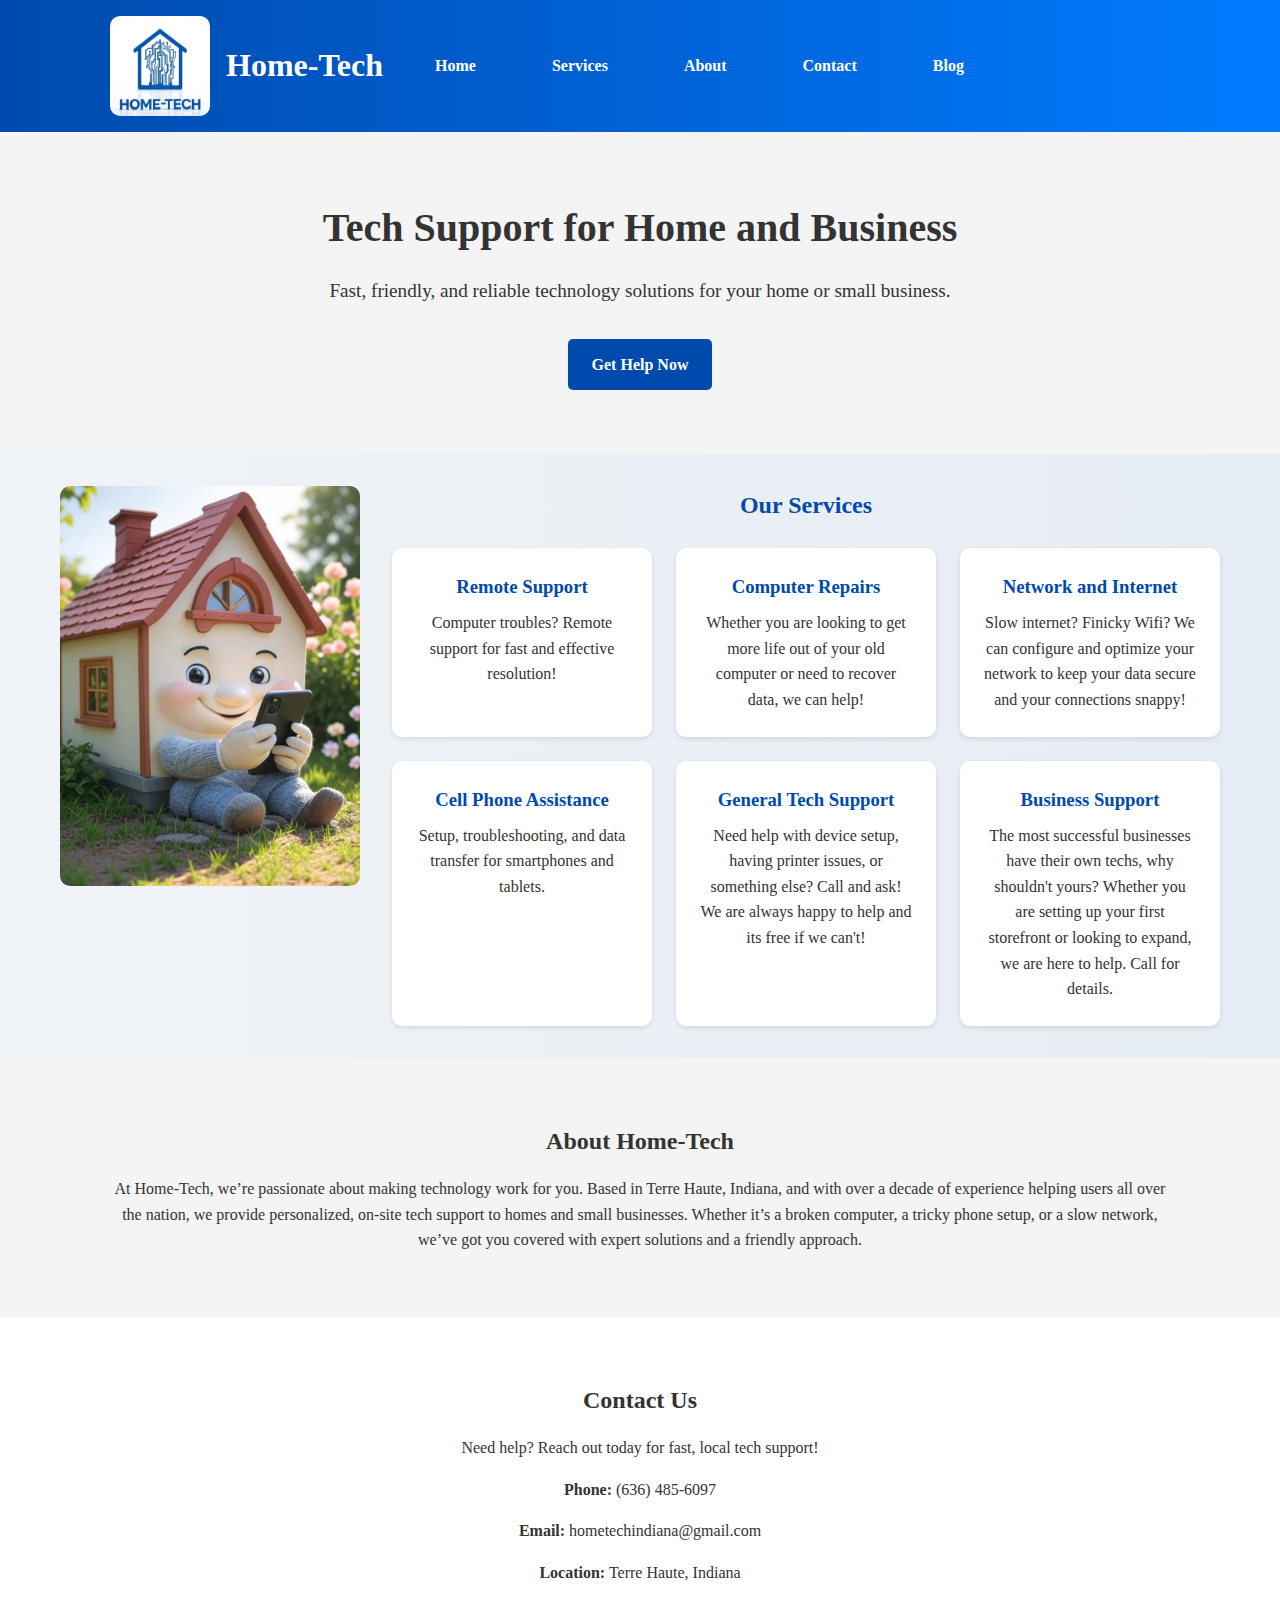
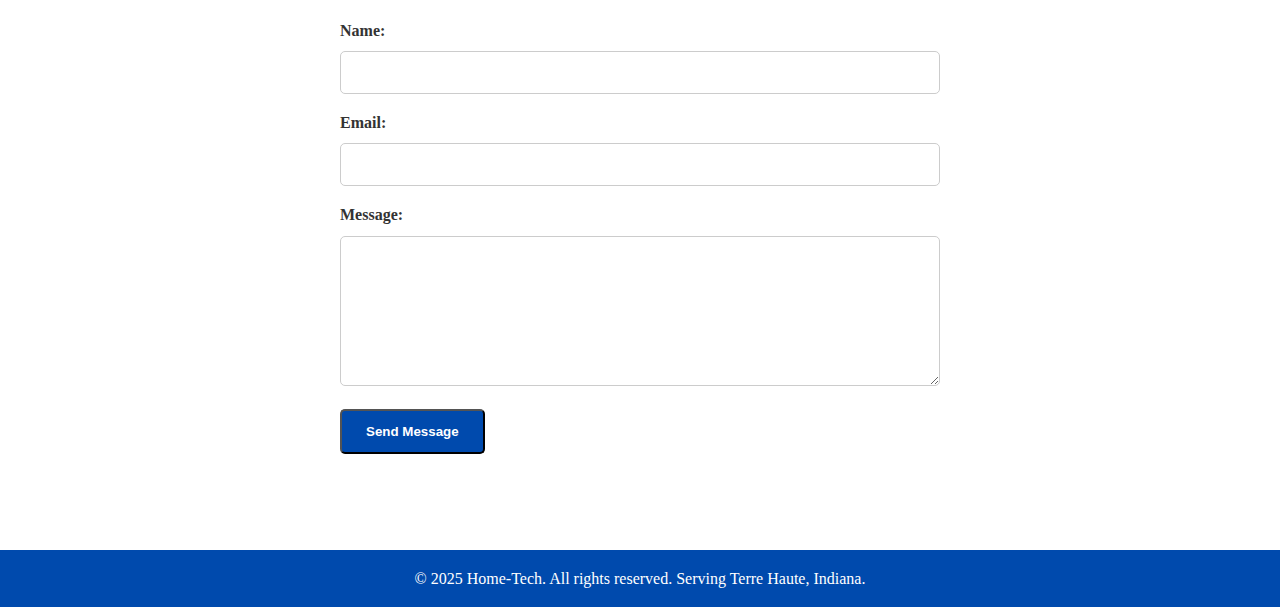
<file: index.html>
<!DOCTYPE html>
<html lang="en">
<head>
    <meta charset="UTF-8">
    <meta name="viewport" content="width=device-width, initial-scale=1.0">
    <meta name="description" content="Home-Tech provides on-site technology support, computer repairs, upgrades, and cell phone assistance in Terre Haute, Indiana.">
    <meta name="keywords" content="Home-Tech, tech support, computer repair, cell phone help, Terre Haute, Indiana">
    <meta name="keywords" content="Business support, remote-monitoring, and dedicated remote-support available.">
    <meta name="author" content="Home-Tech">
    <title>Home-Tech | Tech Support in Terre Haute, IN</title>
    <link rel="stylesheet" href="styles.css">
<!-- Google tag (gtag.js) -->
<script async src="https://www.googletagmanager.com/gtag/js?id=G-30265MEX06">
</script>
<script>
  window.dataLayer = window.dataLayer || [];
  function gtag(){dataLayer.push(arguments);}
  gtag('js', new Date());

  gtag('config', 'G-30265MEX06');
</script>
</head>
<body>
    <header>
        <div class="container">
			<img src="logo.jpg"alt="Home-Tech Logo" width="100" height="100" loading="lazy">
            <h1>Home-Tech</h1>
            <nav>
                <ul>
                    <li><a href="#home">Home</a></li>
                    <li><a href="#services">Services</a></li>
                    <li><a href="#about">About</a></li>
                    <li><a href="#contact">Contact</a></li>
		    <li><a href="blog.html">Blog</a></li>
                </ul>
            </nav>
        </div>
    </header>

    <section id="home" class="hero">
        <div class="container">
            <h2>Tech Support for Home and Business</h2>
            <p>Fast, friendly, and reliable technology solutions for your home or small business.</p>
            <a href="#contact" class="btn">Get Help Now</a>
        </div>
    </section>
	
<section id="services" class="services">
    <div class="container">
        <img src="house.jpg" alt="Happy House" width="300" height="350" loading="lazy" class="services-img">
        <div class="services-content">
            <h2>Our Services</h2>
            <div class="service-grid">
	        <div class="service-item">
                    <h3>Remote Support</h3>
                    <p>Computer troubles? Remote support for fast and effective resolution!</p>
                </div>
                <div class="service-item">
                    <h3>Computer Repairs</h3>
                    <p>Whether you are looking to get more life out of your old computer or need to recover data, we can help!</p>
                </div>
                <div class="service-item">
                    <h3>Network and Internet</h3>
                    <p>Slow internet? Finicky Wifi? We can configure and optimize your network to keep your data secure and your connections snappy!</p>
                </div>
                <div class="service-item">
                    <h3>Cell Phone Assistance</h3>
                    <p>Setup, troubleshooting, and data transfer for smartphones and tablets.</p>
                </div>
                <div class="service-item">
                    <h3>General Tech Support</h3>
                    <p>Need help with device setup, having printer issues, or something else? Call and ask! We are always happy to help and its free if we can't!</p>
                </div>
		 <div class="service-item">
                    <h3>Business Support</h3>
                    <p>The most successful businesses have their own techs, why shouldn't yours? Whether you are setting up your first storefront or looking to expand, we are here to help. Call for details.</p>
                </div>
            </div>
        </div>
    </div>
</section>

    <section id="about" class="about">
        <div class="container">
            <h2>About Home-Tech</h2>
            <p>At Home-Tech, we’re passionate about making technology work for you. Based in Terre Haute, Indiana, 
	       and with over a decade of experience helping users all over the nation, we provide personalized, on-site 
	       tech support to homes and small businesses. Whether it’s a broken computer, a tricky phone setup, or a 
	       slow network, we’ve got you covered with expert solutions and a friendly approach.</p>
        </div>
    </section>

    <section id="contact" class="contact">
        <div class="container">
            <h2>Contact Us</h2>
            <p>Need help? Reach out today for fast, local tech support!</p>
            <p><strong>Phone:</strong> (636) 485-6097</p>
            <p><strong>Email:</strong> hometechindiana@gmail.com</p>
            <p><strong>Location:</strong> Terre Haute, Indiana</p>
            <form action="https://formspree.io/f/mqabbjar" method="POST">
                <label for="name">Name:</label>
                <input type="text" id="name" name="name" required>
                <label for="email">Email:</label>
                <input type="email" id="email" name="email" required>
                <label for="message">Message:</label>
                <textarea id="message" name="message" required></textarea>
                <button type="submit" class="btn">Send Message</button>
            </form>
        </div>
    </section>

    <footer>
        <div class="container">
            <p>&copy; 2025 Home-Tech. All rights reserved. Serving Terre Haute, Indiana.</p>
        </div>
    </footer>
</body>
</html>
</file>
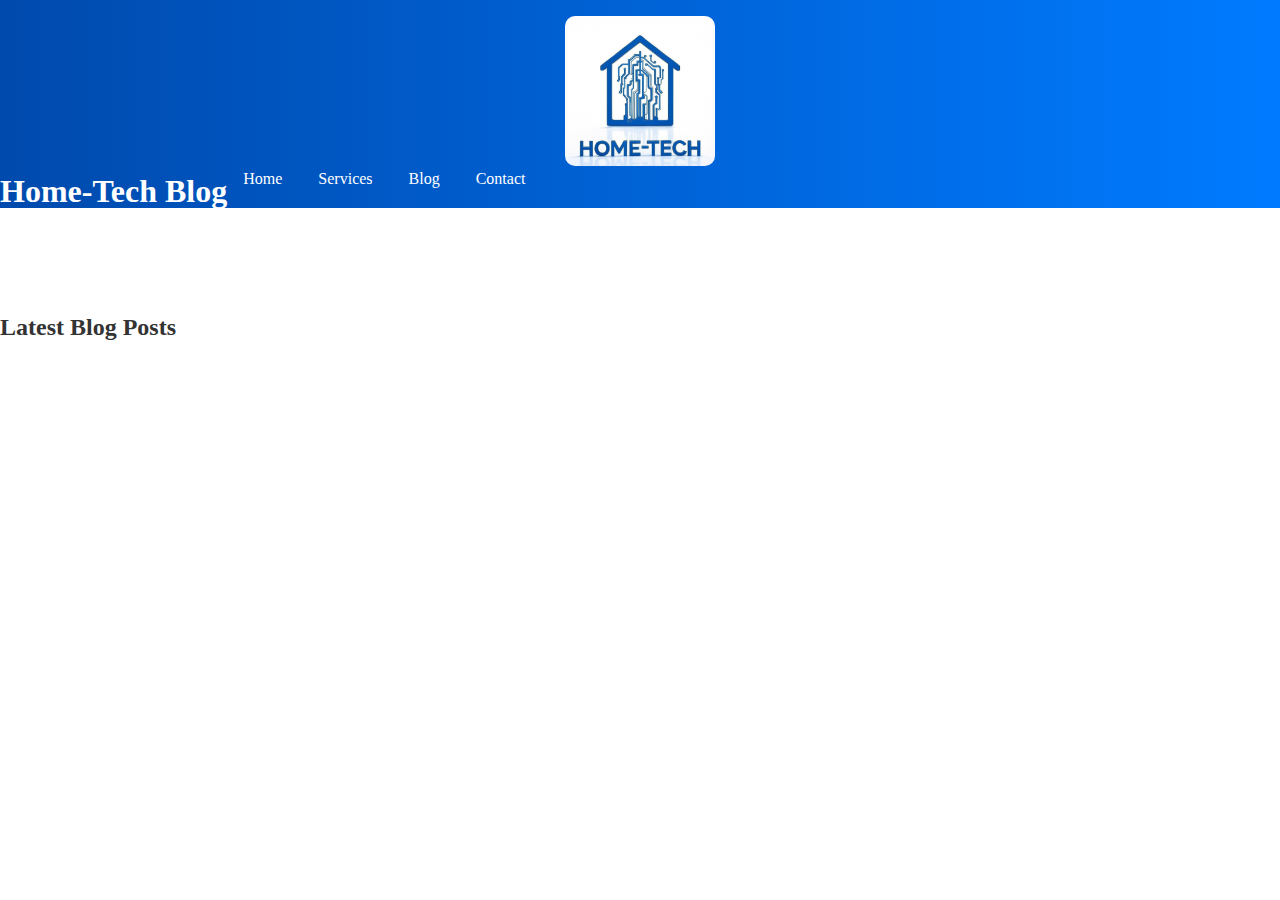
<file: blog.html>
<!DOCTYPE html>
<html lang="en">
<head>
    <meta charset="UTF-8">
    <meta name="viewport" content="width=device-width, initial-scale=1.0">
    <title>Blog - Home-Tech</title>
    <link rel="stylesheet" href="styles.css">
</head>
<body>
    <header>
        <img src="logo.jpg" alt="Home-Tech Logo" class="logo">
        <h1>Home-Tech Blog</h1>
        <nav>
            <a href="index.html">Home</a>
            <a href="services.html">Services</a>
            <a href="blog.html">Blog</a>
            <a href="contact.html">Contact</a>
        </nav>
    </header>
    <main>
        <section>
            <h2>Latest Blog Posts</h2>
            <!-- Blog posts will go here -->
        </section>
    </main>
</body>
</html>
</file>
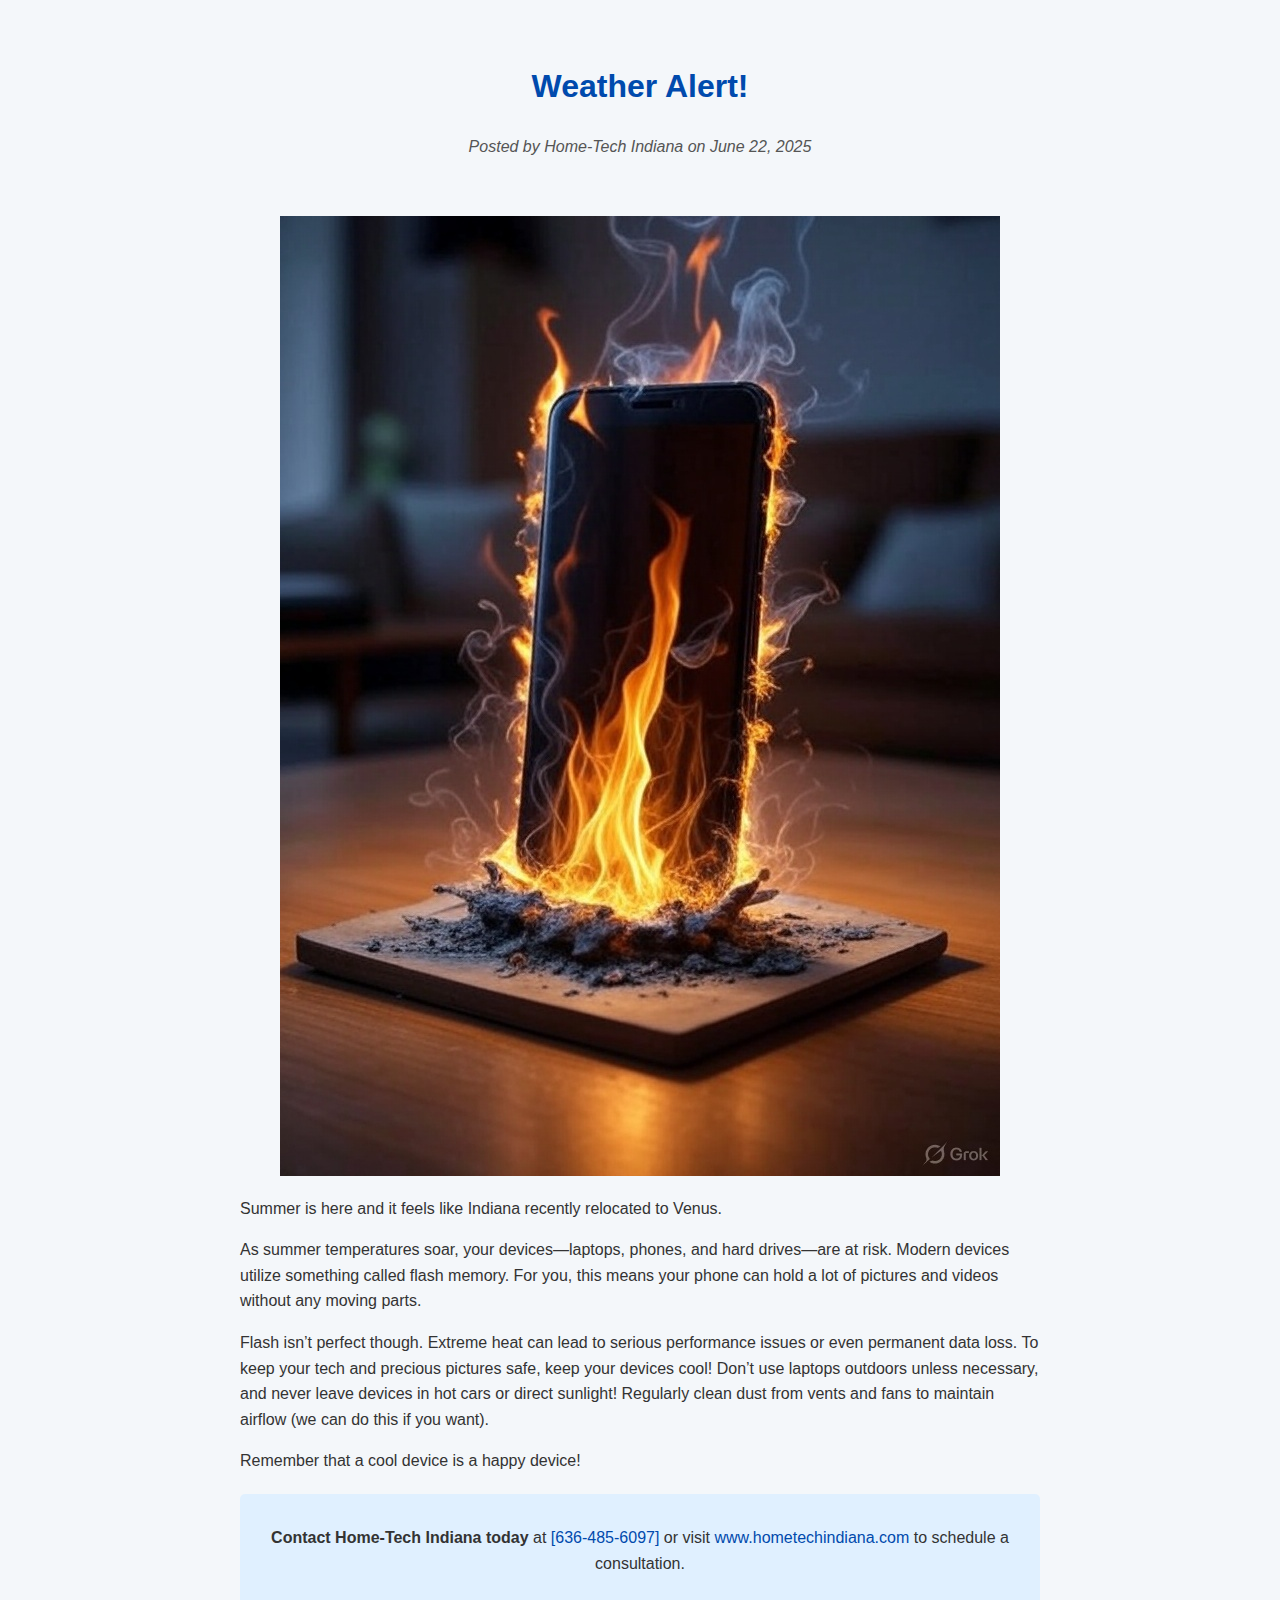
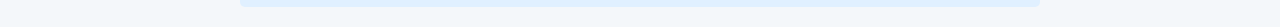
<file: blog/blog002.html>
<!DOCTYPE html>
<html lang="en">
<head>
    <meta charset="UTF-8">
    <meta name="viewport" content="width=device-width, initial-scale=1.0">
    <title>Weather Alert! | Home-Tech Indiana</title>
    <style>
        body {
            font-family: Arial, sans-serif;
            line-height: 1.6;
            color: #333;
            max-width: 800px;
            margin: 0 auto;
            padding: 20px;
            background-color: #f4f7fa;
        }
        header {
            text-align: center;
            padding: 20px 0;
        }
        h1 {
            color: #004aad;
            font-size: 2em;
        }
        h2 {
            color: #004aad;
            font-size: 1.5em;
            margin-top: 1.5em;
        }
        p {
            margin: 1em 0;
        }
        ul {
            list-style-type: disc;
            padding-left: 20px;
        }
        li {
            margin-bottom: 0.5em;
        }
        .intro {
            font-style: italic;
            color: #555;
        }
        .call-to-action {
            background-color: #e0f0ff;
            padding: 15px;
            border-radius: 5px;
            margin-top: 20px;
            text-align: center;
        }
        a {
            color: #004aad;
            text-decoration: none;
        }
        a:hover {
            text-decoration: underline;
        }
        @media (max-width: 600px) {
            body {
                padding: 10px;
            }
            h1 {
                font-size: 1.5em;
            }
            h2 {
                font-size: 1.2em;
            }
        }
    </style>
</head>
<body>
    <header>
        <h1>Weather Alert!</h1>
        <p class="intro">Posted by Home-Tech Indiana on June 22, 2025</p>
    </header>
    <img src="../blog002.jpg" alt="Overheating Phone" style="max-width: 100%; height: auto; display: block; margin: 20px auto;">
    <main>
        <p>Summer is here and it feels like Indiana recently relocated to Venus.</p>
        <p>As summer temperatures soar, your devices—laptops, phones, and hard drives—are at risk. Modern devices utilize something called flash memory. For you, this means your phone can hold a lot of pictures and videos without any moving parts.</p>
        <p>Flash isn’t perfect though. Extreme heat can lead to serious performance issues or even permanent data loss. To keep your tech and precious pictures safe, keep your devices cool! Don’t use laptops outdoors unless necessary, and never leave devices in hot cars or direct sunlight! Regularly clean dust from vents and fans to maintain airflow (we can do this if you want). </p>
        <p>Remember that a cool device is a happy device!</p>
     
        <div class="call-to-action">
            <p><strong>Contact Home-Tech Indiana today</strong> at <a href="tel:+1-XXX-XXX-XXXX">[636-485-6097]</a> or visit <a href="https://www.hometechindiana.com">www.hometechindiana.com</a> to schedule a consultation.</p>
        </div>
    </main>
</body>
</html>
</file>
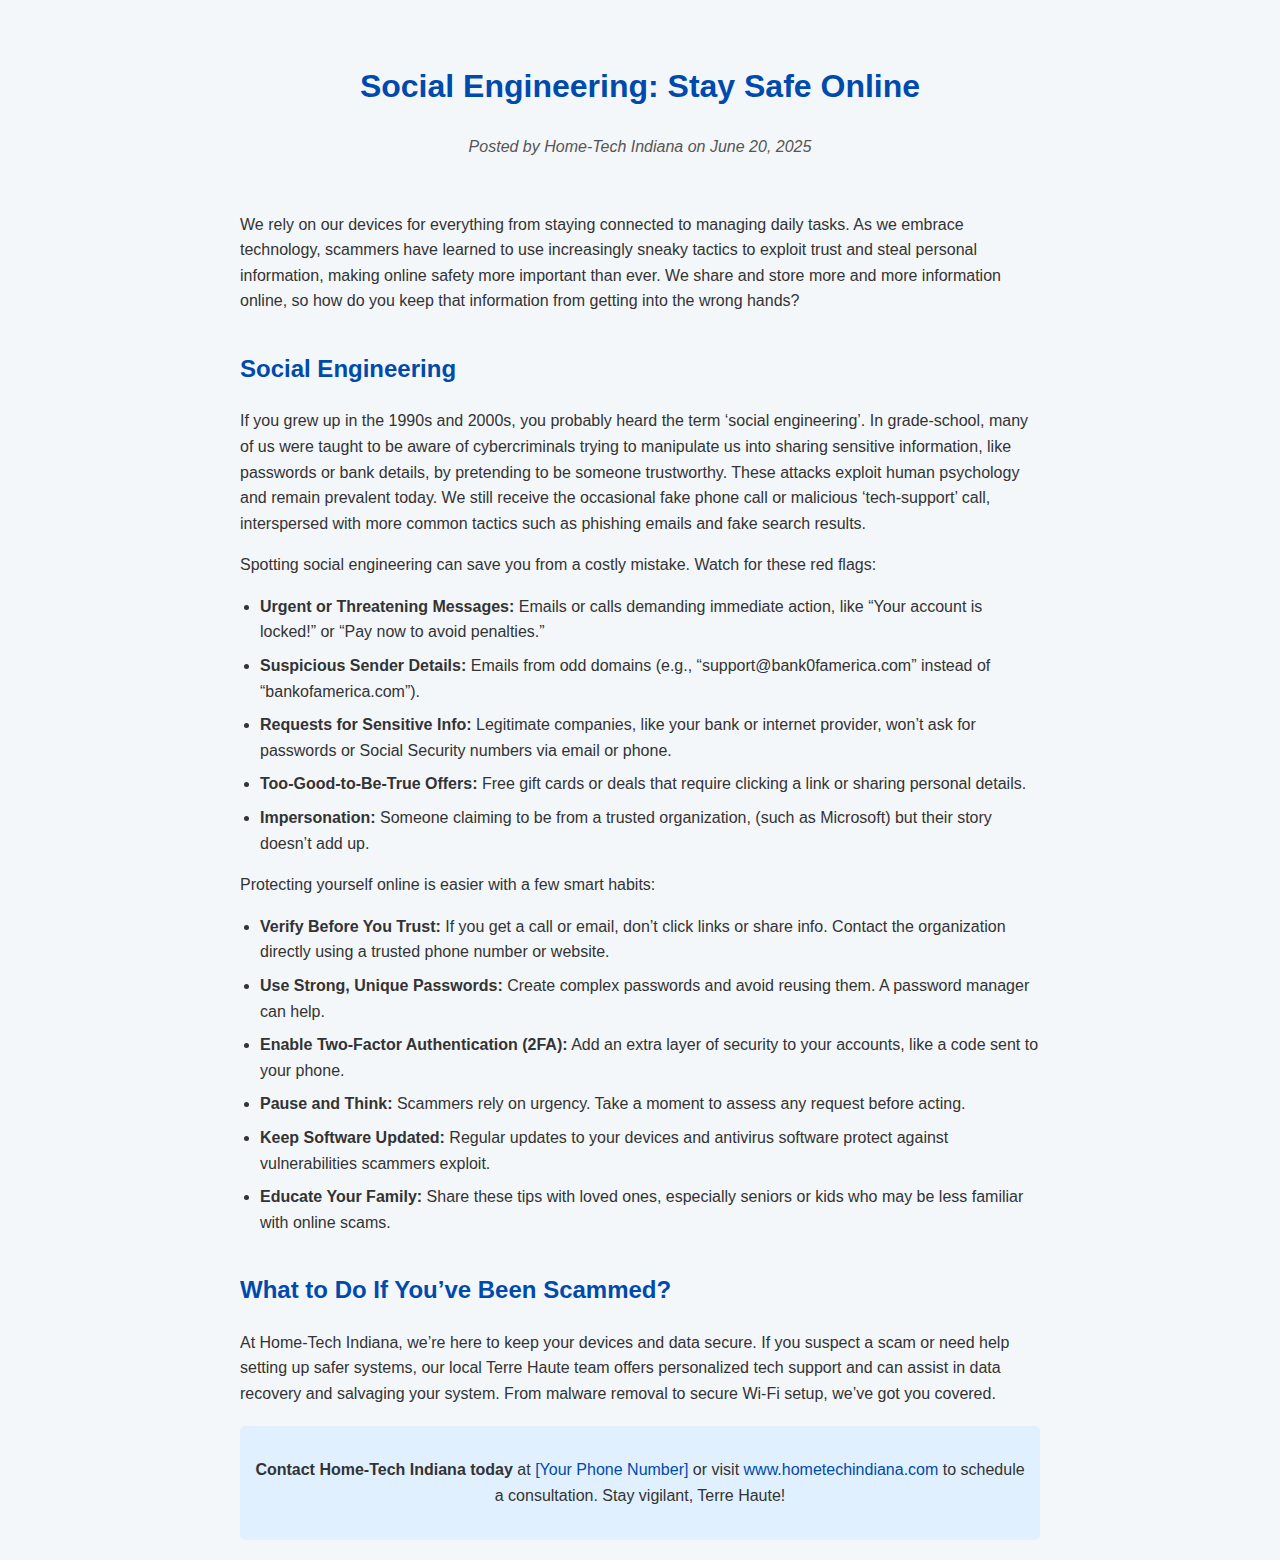
<file: posts/blog001.html>
<!DOCTYPE html>
<html lang="en">
<head>
    <meta charset="UTF-8">
    <meta name="viewport" content="width=device-width, initial-scale=1.0">
    <title>Social Engineering: Stay Safe Online | Home-Tech Indiana</title>
    <style>
        body {
            font-family: Arial, sans-serif;
            line-height: 1.6;
            color: #333;
            max-width: 800px;
            margin: 0 auto;
            padding: 20px;
            background-color: #f4f7fa;
        }
        header {
            text-align: center;
            padding: 20px 0;
        }
        h1 {
            color: #004aad;
            font-size: 2em;
        }
        h2 {
            color: #004aad;
            font-size: 1.5em;
            margin-top: 1.5em;
        }
        p {
            margin: 1em 0;
        }
        ul {
            list-style-type: disc;
            padding-left: 20px;
        }
        li {
            margin-bottom: 0.5em;
        }
        .intro {
            font-style: italic;
            color: #555;
        }
        .call-to-action {
            background-color: #e0f0ff;
            padding: 15px;
            border-radius: 5px;
            margin-top: 20px;
            text-align: center;
        }
        a {
            color: #004aad;
            text-decoration: none;
        }
        a:hover {
            text-decoration: underline;
        }
        @media (max-width: 600px) {
            body {
                padding: 10px;
            }
            h1 {
                font-size: 1.5em;
            }
            h2 {
                font-size: 1.2em;
            }
        }
    </style>
</head>
<body>
    <header>
        <h1>Social Engineering: Stay Safe Online</h1>
        <p class="intro">Posted by Home-Tech Indiana on June 20, 2025</p>
    </header>
    <main>
        <p>We rely on our devices for everything from staying connected to managing daily tasks. As we embrace technology, scammers have learned to use increasingly sneaky tactics to exploit trust and steal personal information, making online safety more important than ever. We share and store more and more information online, so how do you keep that information from getting into the wrong hands?</p>

        <h2>Social Engineering</h2>
        <p>If you grew up in the 1990s and 2000s, you probably heard the term ‘social engineering’. In grade-school, many of us were taught to be aware of cybercriminals trying to manipulate us into sharing sensitive information, like passwords or bank details, by pretending to be someone trustworthy. These attacks exploit human psychology and remain prevalent today. We still receive the occasional fake phone call or malicious ‘tech-support’ call, interspersed with more common tactics such as phishing emails and fake search results.</p>

        <p>Spotting social engineering can save you from a costly mistake. Watch for these red flags:</p>
        <ul>
            <li><strong>Urgent or Threatening Messages:</strong> Emails or calls demanding immediate action, like “Your account is locked!” or “Pay now to avoid penalties.”</li>
            <li><strong>Suspicious Sender Details:</strong> Emails from odd domains (e.g., “support@bank0famerica.com” instead of “bankofamerica.com”).</li>
            <li><strong>Requests for Sensitive Info:</strong> Legitimate companies, like your bank or internet provider, won’t ask for passwords or Social Security numbers via email or phone.</li>
            <li><strong>Too-Good-to-Be-True Offers:</strong> Free gift cards or deals that require clicking a link or sharing personal details.</li>
            <li><strong>Impersonation:</strong> Someone claiming to be from a trusted organization, (such as Microsoft) but their story doesn’t add up.</li>
        </ul>

        <p>Protecting yourself online is easier with a few smart habits:</p>
        <ul>
            <li><strong>Verify Before You Trust:</strong> If you get a call or email, don’t click links or share info. Contact the organization directly using a trusted phone number or website.</li>
            <li><strong>Use Strong, Unique Passwords:</strong> Create complex passwords and avoid reusing them. A password manager can help.</li>
            <li><strong>Enable Two-Factor Authentication (2FA):</strong> Add an extra layer of security to your accounts, like a code sent to your phone.</li>
            <li><strong>Pause and Think:</strong> Scammers rely on urgency. Take a moment to assess any request before acting.</li>
            <li><strong>Keep Software Updated:</strong> Regular updates to your devices and antivirus software protect against vulnerabilities scammers exploit.</li>
            <li><strong>Educate Your Family:</strong> Share these tips with loved ones, especially seniors or kids who may be less familiar with online scams.</li>
        </ul>

        <h2>What to Do If You’ve Been Scammed?</h2>
        <p>At Home-Tech Indiana, we’re here to keep your devices and data secure. If you suspect a scam or need help setting up safer systems, our local Terre Haute team offers personalized tech support and can assist in data recovery and salvaging your system. From malware removal to secure Wi-Fi setup, we’ve got you covered.</p>

        <div class="call-to-action">
            <p><strong>Contact Home-Tech Indiana today</strong> at <a href="tel:+1-XXX-XXX-XXXX">[Your Phone Number]</a> or visit <a href="https://www.hometechindiana.com">www.hometechindiana.com</a> to schedule a consultation. Stay vigilant, Terre Haute!</p>
        </div>
    </main>
</body>
</html>
</file>
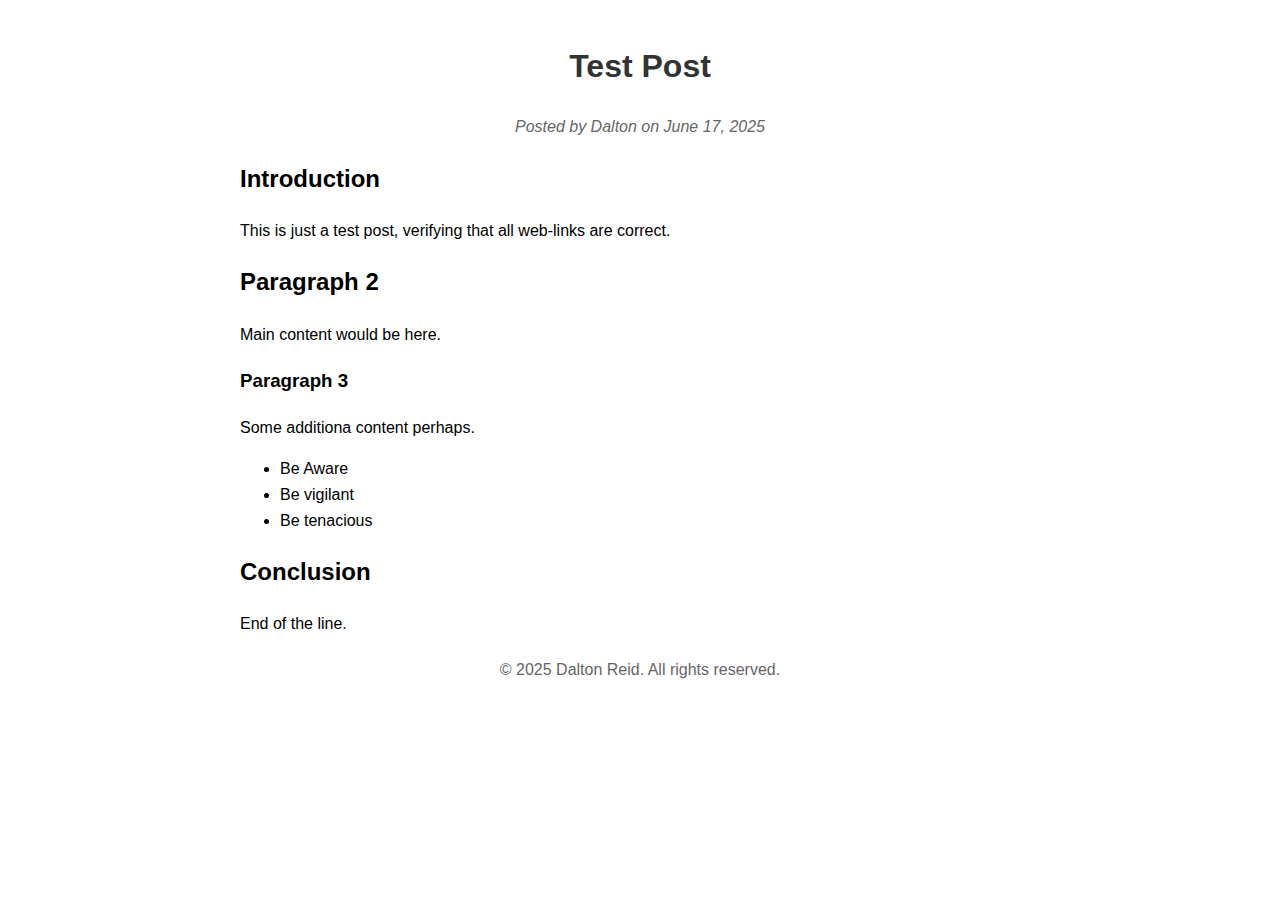
<file: posts/post1.html>
<!DOCTYPE html>
<html lang="en">
<head>
    <meta charset="UTF-8">
    <meta name="viewport" content="width=device-width, initial-scale=1.0">
    <title>Test Post</title>
    <style>
        body {
            font-family: Arial, sans-serif;
            line-height: 1.6;
            max-width: 800px;
            margin: 0 auto;
            padding: 20px;
        }
        header {
            text-align: center;
            margin-bottom: 20px;
        }
        h1 {
            color: #333;
        }
        .post-meta {
            color: #666;
            font-style: italic;
            margin-bottom: 20px;
        }
        .content {
            margin-bottom: 20px;
        }
        footer {
            text-align: center;
            color: #666;
        }
    </style>
</head>
<body>
    <header>
        <h1>Test Post</h1>
        <div class="post-meta">
            <p>Posted by Dalton on <time datetime="2025-06-17">June 17, 2025</time></p>
        </div>
    </header>
    
    <article class="content">
        <h2>Introduction</h2>
        <p>This is just a test post, verifying that all web-links are correct.</p>
        
        <h2>Paragraph 2</h2>
        <p>Main content would be here.</p>
        
        <h3>Paragraph 3</h3>
        <p>Some additiona content perhaps.</p>
        
        <ul>
            <li>Be Aware</li>
            <li>Be vigilant</li>
            <li>Be tenacious</li>
        </ul>
        
        <h2>Conclusion</h2>
        <p>End of the line.</p>
    </article>
    
    <footer>
        <p>&copy; 2025 Dalton Reid. All rights reserved.</p>
    </footer>
</body>
</html>
</file>
<file: styles.css>
* {
    margin: 0;
    padding: 0;
    box-sizing: border-box;
}

body {
    font-family: Times New Roman, sans-serif;
    line-height: 1.6;
    color: #333;
}

.container {
    max-width: 1100px;
    margin: 0 auto;
    padding: 0 20px;
}

.header {
  background-color: #0000ff;
  height: 80px;
  top: 0;
  width: 100%;
  z-index: 1000;
  transition: transform 0.3s ease, opacity 0.3s ease;
}
.header.hidden {
  transform: translateY(-100%);
  opacity: 0;
}
section {
  padding-top: 100px;
  scroll-margin-top: 100px;
}tainer {
    display: flex;
    align-items: center;
    gap: 1rem;
}

header h1 {
    font-size: 2rem;
    float: left;
}

nav ul {
    float: right;
    list-style: none;
}

nav ul li {
    display: inline;
    margin-left: 20px;
}

nav ul li a {
    color: #fff;
    text-decoration: none;
    font-weight: bold;
}

nav ul li a:hover {
    color: #ffd700;
}

.hero {
    background: #f4f4f4;
    text-align: center;
    padding: 4rem 0;
}

.hero h2 {
    font-size: 2.5rem;
    margin-bottom: 1rem;
}

.hero p {
    font-size: 1.2rem;
    margin-bottom: 2rem;
}

.btn {
    display: inline-block;
    background: #004aad;
    color: #fff;
    padding: 0.8rem 1.5rem;
    text-decoration: none;
    border-radius: 5px;
    font-weight: bold;
}

.btn:hover {
    background: #003087;
}

.services {
    padding: 4rem 0;
    background: #fff;
}

.services h2 {
    text-align: center;
    margin-bottom: 2rem;
}

.service-grid {
    display: grid;
    grid-template-columns: repeat(auto-fit, minmax(250px, 1fr));
    gap: 2rem;
}

.service-item {
    background: #f4f4f4;
    padding: 1.5rem;
    text-align: center;
    border-radius: 5px;
}

.service-item h3 {
    margin-bottom: 1rem;
}

.about {
    padding: 4rem 0;
    background: #f4f4f4;
    text-align: center;
}

.about h2 {
    margin-bottom: 1rem;
}

.contact {
    padding: 4rem 0;
    background: #fff;
    text-align: center;
}

.contact h2 {
    margin-bottom: 1rem;
}

.contact p {
    margin-bottom: 1rem;
}

.contact form {
    max-width: 600px;
    margin: 2rem auto;
    text-align: left;
}

.contact form label {
    display: block;
    margin-bottom: 0.5rem;
    font-weight: bold;
}

.contact form input,
.contact form textarea {
    width: 100%;
    padding: 0.8rem;
    margin-bottom: 1rem;
    border: 1px solid #ccc;
    border-radius: 5px;
}

.contact form textarea {
    height: 150px;
}

footer {
    background: #004aad;
    color: #fff;
    text-align: center;
    padding: 1rem 0;
}

@media (max-width: 768px) {
    header h1 {
        float: none;
        text-align: center;
    }

    nav ul {
        float: none;
        text-align: center;
        margin-top: 1rem;
    }

    nav ul li {
        display: block;
        margin: 10px 0;
    }

    .hero h2 {
        font-size: 2rem;
    }
}

/* Existing Header Styles (from your previous questions) */
header {
    background: linear-gradient(90deg, #004aad, #007bff); /* Vibrant gradient background */
    color: #fff;
    padding: 1rem 0;
    position: sticky;
    top: 0;
    z-index: 100;
    font-family: "Times New Roman", Times, serif;
}

header .container {
    display: flex;
    align-items: center;
    gap: 1rem;
}

/* Lively Logo Animations */
header img {
    transition: transform 0.3s ease, box-shadow 0.3s ease; /* Smooth transition for hover */
    border-radius: 10px; /* Slight rounding for a modern look */
}

header img:hover {
    transform: scale(1.1); /* Slightly enlarge logo on hover */
    box-shadow: 0 4px 8px rgba(0, 0, 0, 0.3); /* Add shadow for depth */
    cursor: pointer;
}

/* Animate Logo on Page Load */
header img {
    animation: slideIn 1s ease-out; /* Slide in from left on load */
}
.logo {
    max-width: 150px; /* Adjust size as needed */
    height: auto; /* Maintains aspect ratio */
    display: block;
    margin: 0 auto; /* Center the logo */
}
@media (max-width: 600px) {
    .logo {
        max-width: 100px; /* Smaller logo on mobile */
    }
}
@keyframes slideIn {
    from {
        transform: translateX(-50px);
        opacity: 0;
    }
    to {
        transform: translateX(0);
        opacity: 1;
    }
}

/* Lively Heading Animation */
header h1 {
    transition: color 0.3s ease, transform 0.3s ease; /* Smooth color and scale change */
    animation: fadeIn 1.5s ease-out; /* Fade in on load */
}

header h1:hover {
    color: #ffd700; /* Bright gold on hover */
    transform: translateY(-2px); /* Slight lift effect */
}

@keyframes fadeIn {
    from {
        opacity: 0;
    }
    to {
        opacity: 1;
    }
}

/* Navigation Link Effects */
header nav ul {
    display: flex;
    gap: 1.5rem;
    list-style: none; /* Remove default bullets */
}

header nav a {
    color: #fff;
    text-decoration: none;
    padding: 0.5rem 1rem;
    transition: background-color 0.3s ease, transform 0.3s ease;
    border-radius: 5px;
}

header nav a:hover {
    background-color: rgba(255, 255, 255, 0.2); /* Subtle background on hover */
    transform: translateY(-2px); /* Lift effect */
    color: #ffd700; /* Gold text on hover */
}

/* Optional: Pulse Effect for Emphasis (e.g., on a specific nav item) */
header nav li:first-child a {
    animation: pulse 2s infinite; /* Pulse effect on the "Home" link */
}

@keyframes pulse {
    0% { transform: scale(1); }
    50% { transform: scale(1.05); }
    100% { transform: scale(1); }
}
/* Existing Header Styles (unchanged) */
header {
    background: linear-gradient(90deg, #004aad, #007bff);
    color: #fff;
    padding: 1rem 0;
    position: sticky;
    top: 0;
    z-index: 100;
    font-family: "Times New Roman", Times, serif;
}

header .container {
    display: flex;
    align-items: center;
    gap: 1rem;
}

header img {
    transition: transform 0.3s ease, box-shadow 0.3s ease;
    border-radius: 10px;
    animation: slideIn 1s ease-out;
}

header img:hover {
    transform: scale(1.1);
    box-shadow: 0 4px 8px rgba(0, 0, 0, 0.3);
    cursor: pointer;
}

@keyframes slideIn {
    from { transform: translateX(-50px); opacity: 0; }
    to { transform: translateX(0); opacity: 1; }
}

header h1 {
    transition: color 0.3s ease, transform 0.3s ease;
    animation: fadeIn 1.5s ease-out;
}

header h1:hover {
    color: #ffd700;
    transform: translateY(-2px);
}

@keyframes fadeIn {
    from { opacity: 0; }
    to { opacity: 1; }
}

header nav ul {
    display: flex;
    gap: 1.5rem;
    list-style: none;
}

header nav a {
    color: #fff;
    text-decoration: none;
    padding: 0.5rem 1rem;
    transition: background-color 0.3s ease, transform 0.3s ease;
    border-radius: 5px;
}

header nav a:hover {
    background-color: rgba(255, 255, 255, 0.2);
    transform: translateY(-2px);
    color: #ffd700;
}

header nav li:first-child a {
    animation: pulse 2s infinite;
}

@keyframes pulse {
    0% { transform: scale(1); }
    50% { transform: scale(1.05); }
    100% { transform: scale(1); }
}

/* Updated Services Section Styles */
#services {
    padding: 2rem;
    background: linear-gradient(90deg, #f0f4f8, #e6ecf3);
    font-family: "Times New Roman", Times, serif;
}

#services .container {
    max-width: 1200px;
    margin: 0 auto;
    display: flex; /* Use Flexbox to place image and content side by side */
    align-items: flex-start; /* Align items at the top */
    gap: 2rem; /* Space between image and content */
}

#services .services-img {
    max-width: 300px; /* Fixed width to control image size */
    height: auto;
    border-radius: 10px;
    animation: fadeIn 1.5s ease-out;
    transition: transform 0.3s ease, box-shadow 0.3s ease;
}

#services .services-img:hover {
    transform: scale(1.05);
    box-shadow: 0 4px 8px rgba(0, 0, 0, 0.2);
}

#services .services-content {
    flex: 1; /* Takes remaining space */
}

#services h2 {
    color: #004aad;
    margin-bottom: 1.5rem;
    animation: slideIn 1s ease-out;
}

#services .service-grid {
    display: grid;
    grid-template-columns: repeat(auto-fit, minmax(200px, 1fr)); /* Adjusted for tighter grid */
    gap: 1.5rem;
}

#services .service-item {
    background: #fff;
    padding: 1.5rem;
    border-radius: 10px;
    box-shadow: 0 2px 5px rgba(0, 0, 0, 0.1);
    transition: transform 0.3s ease, box-shadow 0.3s ease;
    animation: fadeIn 2s ease-out;
}

#services .service-item:hover {
    transform: translateY(-5px);
    box-shadow: 0 5px 15px rgba(0, 0, 0, 0.2);
}

#services .service-item h3 {
    color: #004aad;
    margin-bottom: 0.5rem;
}

#services .service-item p {
    color: #333;
}

/* Responsive Design for Smaller Screens */
@media (max-width: 768px) {
    #services .container {
        flex-direction: column; /* Stack image and content vertically */
        align-items: center;
    }
    #services .services-img {
        max-width: 100%; /* Full width on small screens */
    }
}
.blog-post {
    margin: 20px 0;
    padding: 10px;
    border-bottom: 1px solid #ccc;
}
@media (max-width: 600px) {
    .blog-post {
        padding: 5px;
    }
}
</file>
